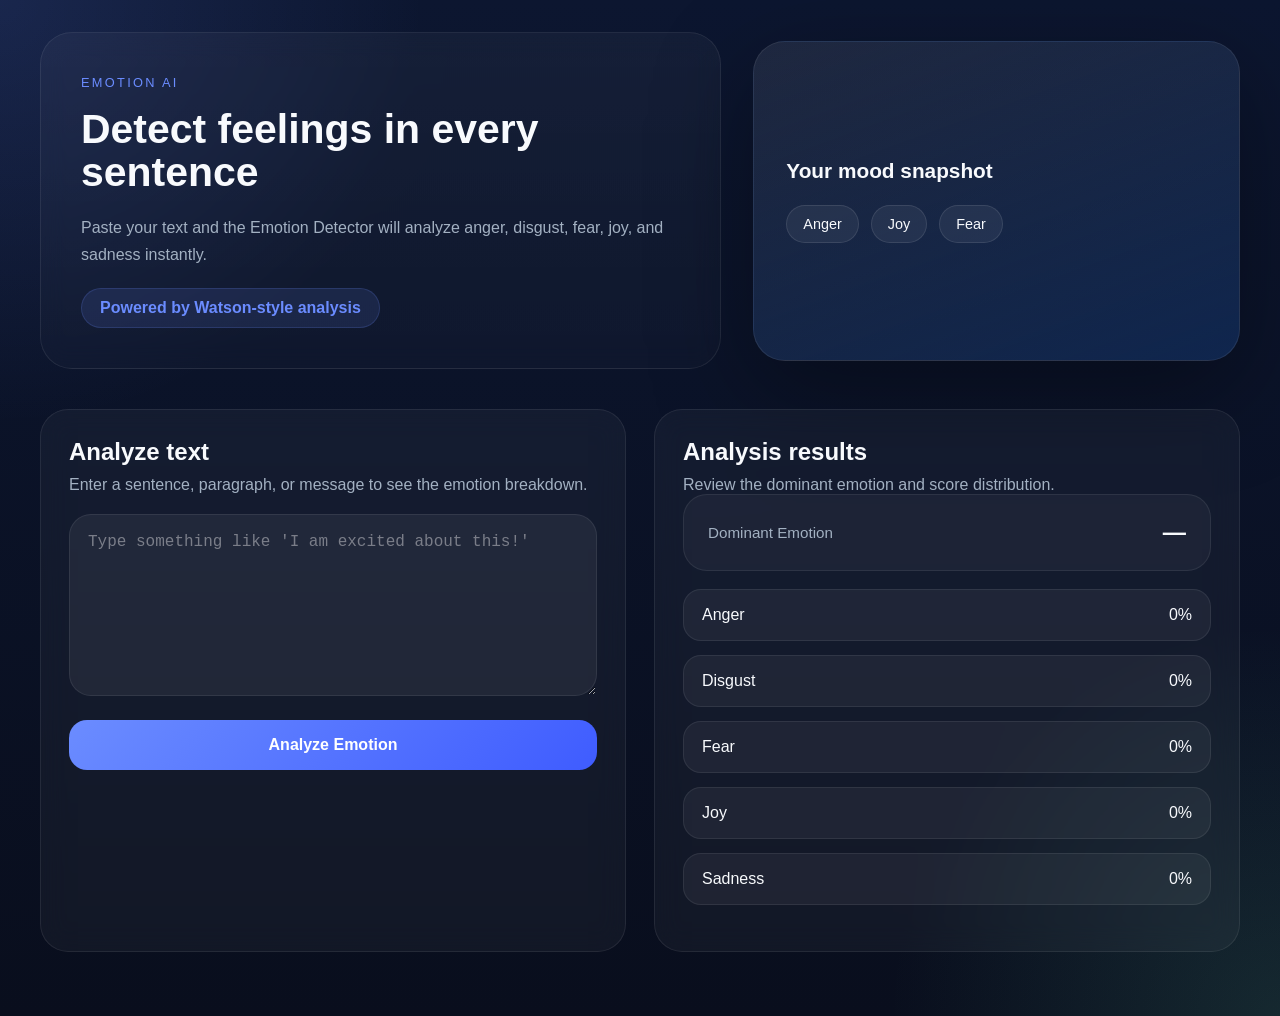
<file: templates/index.html>
<!DOCTYPE html>
<html lang="en">
<head>
    <meta charset="UTF-8">
    <meta name="viewport" content="width=device-width, initial-scale=1.0">
    <title>Emotion Detector</title>
    <link rel="stylesheet" href="/static/css/style.css">
</head>
<body>
    <div class="page-shell">
        <header class="hero">
            <div class="hero-content">
                <span class="eyebrow">Emotion AI</span>
                <h1>Detect feelings in every sentence</h1>
                <p>Paste your text and the Emotion Detector will analyze anger, disgust, fear, joy, and sadness instantly.</p>
                <div class="hero-badge">Powered by Watson-style analysis</div>
            </div>
            <div class="hero-visual">
                <div class="mood-card">
                    <div class="mood-title">Your mood snapshot</div>
                    <div class="mood-pills">
                        <span>Anger</span>
                        <span>Joy</span>
                        <span>Fear</span>
                    </div>
                </div>
            </div>
        </header>

        <main class="content-grid">
            <section class="panel panel--accent">
                <div class="panel-header">
                    <h2>Analyze text</h2>
                    <p>Enter a sentence, paragraph, or message to see the emotion breakdown.</p>
                </div>
                <textarea id="textInput" placeholder="Type something like 'I am excited about this!'" rows="8"></textarea>
                <button id="submitButton">Analyze Emotion</button>
                <div class="feedback" id="errorMessage"></div>
            </section>

            <section class="panel panel--results">
                <div class="panel-header">
                    <h2>Analysis results</h2>
                    <p>Review the dominant emotion and score distribution.</p>
                </div>
                <div class="result-card" id="resultsCard">
                    <div class="result-summary">
                        <span class="result-label">Dominant Emotion</span>
                        <strong id="dominantEmotion">—</strong>
                    </div>
                    <div class="score-list" id="emotionScores">
                        <div class="score-item">
                            <span>Anger</span>
                            <span id="angerScore">0%</span>
                        </div>
                        <div class="score-item">
                            <span>Disgust</span>
                            <span id="disgustScore">0%</span>
                        </div>
                        <div class="score-item">
                            <span>Fear</span>
                            <span id="fearScore">0%</span>
                        </div>
                        <div class="score-item">
                            <span>Joy</span>
                            <span id="joyScore">0%</span>
                        </div>
                        <div class="score-item">
                            <span>Sadness</span>
                            <span id="sadnessScore">0%</span>
                        </div>
                    </div>
                    <div class="score-bars" id="scoreBars"></div>
                </div>
            </section>
        </main>
    </div>

    <script src="/static/js/app.js"></script>
</body>
</html>
</file>
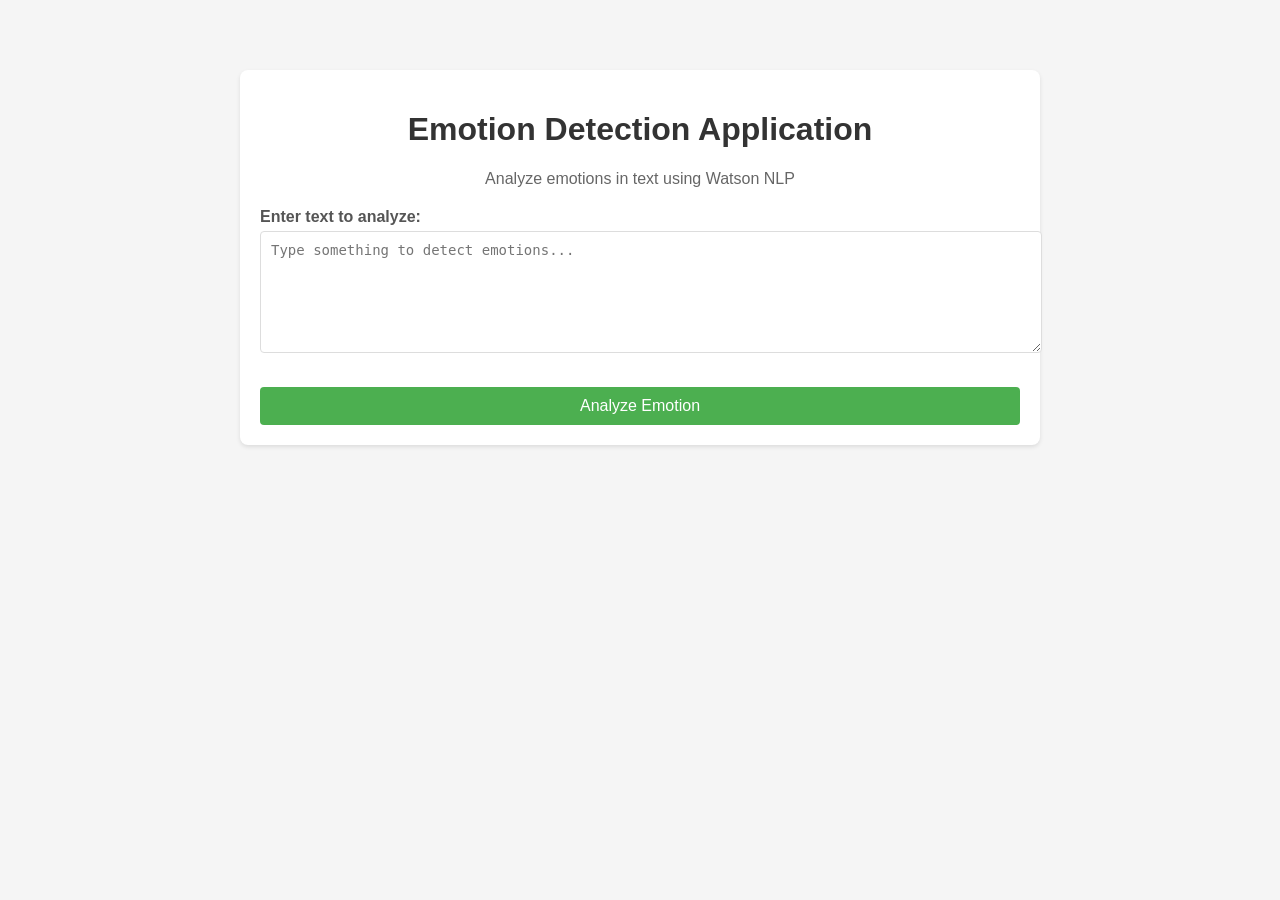
<file: test_interface.html>
<!DOCTYPE html>
<html>
<head>
    <title>Emotion Detection Application</title>
    <style>
        body {
            font-family: Arial, sans-serif;
            max-width: 800px;
            margin: 50px auto;
            padding: 20px;
            background-color: #f5f5f5;
        }
        .container {
            background-color: white;
            padding: 20px;
            border-radius: 8px;
            box-shadow: 0 2px 4px rgba(0,0,0,0.1);
        }
        h1 {
            color: #333;
            text-align: center;
        }
        .input-group {
            margin: 20px 0;
        }
        label {
            display: block;
            margin-bottom: 5px;
            font-weight: bold;
            color: #555;
        }
        textarea {
            width: 100%;
            padding: 10px;
            border: 1px solid #ddd;
            border-radius: 4px;
            font-size: 14px;
            min-height: 100px;
        }
        button {
            background-color: #4CAF50;
            color: white;
            padding: 10px 20px;
            border: none;
            border-radius: 4px;
            cursor: pointer;
            font-size: 16px;
            width: 100%;
            margin-top: 10px;
        }
        button:hover {
            background-color: #45a049;
        }
        .results {
            margin-top: 20px;
            padding: 15px;
            background-color: #f9f9f9;
            border-left: 4px solid #4CAF50;
            display: none;
        }
        .results.show {
            display: block;
        }
        .emotion-score {
            display: flex;
            justify-content: space-between;
            padding: 8px 0;
            border-bottom: 1px solid #eee;
        }
        .emotion-score:last-child {
            border-bottom: none;
        }
        .dominant {
            font-weight: bold;
            color: #4CAF50;
            font-size: 18px;
            margin: 10px 0;
        }
        .error {
            color: #d32f2f;
            padding: 10px;
            background-color: #ffebee;
            border-radius: 4px;
            display: none;
        }
        .error.show {
            display: block;
        }
    </style>
</head>
<body>
    <div class="container">
        <h1>Emotion Detection Application</h1>
        <p style="text-align: center; color: #666;">
            Analyze emotions in text using Watson NLP
        </p>

        <div class="input-group">
            <label for="textInput">Enter text to analyze:</label>
            <textarea id="textInput" placeholder="Type something to detect emotions..."></textarea>
        </div>

        <button onclick="analyzeEmotion()">Analyze Emotion</button>

        <div class="error" id="errorMessage"></div>

        <div class="results" id="results">
            <div class="dominant" id="dominantEmotion"></div>
            <div id="emotionScores"></div>
        </div>
    </div>

    <script>
        function analyzeEmotion() {
            const text = document.getElementById('textInput').value;
            const errorDiv = document.getElementById('errorMessage');
            const resultsDiv = document.getElementById('results');

            // Clear previous results
            errorDiv.classList.remove('show');
            resultsDiv.classList.remove('show');

            if (!text.trim()) {
                errorDiv.textContent = 'Error: Please provide non-empty text';
                errorDiv.classList.add('show');
                return;
            }

            fetch('http://localhost:5000/emotion_detector', {
                method: 'POST',
                headers: {
                    'Content-Type': 'application/json'
                },
                body: JSON.stringify({ text: text })
            })
            .then(response => {
                if (!response.ok) {
                    return response.json().then(data => {
                        throw new Error(data.error || 'Error analyzing emotion');
                    });
                }
                return response.json();
            })
            .then(data => {
                const dominant = document.getElementById('dominantEmotion');
                const scoresDiv = document.getElementById('emotionScores');

                dominant.textContent = `Dominant Emotion: ${data.dominant_emotion.toUpperCase()}`;

                scoresDiv.innerHTML = `
                    <div class="emotion-score">
                        <span>Anger:</span>
                        <span>${(data.anger * 100).toFixed(1)}%</span>
                    </div>
                    <div class="emotion-score">
                        <span>Disgust:</span>
                        <span>${(data.disgust * 100).toFixed(1)}%</span>
                    </div>
                    <div class="emotion-score">
                        <span>Fear:</span>
                        <span>${(data.fear * 100).toFixed(1)}%</span>
                    </div>
                    <div class="emotion-score">
                        <span>Joy:</span>
                        <span>${(data.joy * 100).toFixed(1)}%</span>
                    </div>
                    <div class="emotion-score">
                        <span>Sadness:</span>
                        <span>${(data.sadness * 100).toFixed(1)}%</span>
                    </div>
                `;

                resultsDiv.classList.add('show');
            })
            .catch(error => {
                errorDiv.textContent = `Error: ${error.message}`;
                errorDiv.classList.add('show');
            });
        }

        // Allow Enter key to analyze
        document.getElementById('textInput').addEventListener('keypress', function(e) {
            if (e.key === 'Enter' && e.ctrlKey) {
                analyzeEmotion();
            }
        });
    </script>
</body>
</html>
</file>
<file: static/css/style.css>
:root {
    --bg: #08101f;
    --surface: rgba(10, 25, 45, 0.92);
    --surface-soft: rgba(20, 40, 70, 0.92);
    --text: #f8fafd;
    --muted: #a3b1c2;
    --accent: #6b8cff;
    --accent-strong: #3f5cff;
    --success: #6ee7b7;
    --warn: #fb7185;
    --border: rgba(255, 255, 255, 0.08);
}

* {
    box-sizing: border-box;
}

body {
    margin: 0;
    min-height: 100vh;
    font-family: "Inter", "Segoe UI", sans-serif;
    color: var(--text);
    background: radial-gradient(circle at top left, rgba(107, 140, 255, 0.14), transparent 26%),
                radial-gradient(circle at bottom right, rgba(111, 231, 183, 0.12), transparent 24%),
                linear-gradient(180deg, #0c1630 0%, #090e1d 100%);
}

.page-shell {
    width: min(1200px, calc(100% - 32px));
    margin: 0 auto;
    padding: 32px 0 64px;
}

.hero {
    display: grid;
    grid-template-columns: 1.4fr 1fr;
    gap: 32px;
    align-items: center;
    margin-bottom: 40px;
}

.hero-content {
    padding: 40px;
    border-radius: 32px;
    background: linear-gradient(180deg, rgba(255,255,255,0.04), rgba(255,255,255,0.02));
    border: 1px solid rgba(255,255,255,0.08);
    backdrop-filter: blur(12px);
}

.eyebrow {
    display: inline-block;
    text-transform: uppercase;
    letter-spacing: 0.18em;
    font-size: 0.8rem;
    color: var(--accent);
    margin-bottom: 18px;
}

.hero-content h1 {
    margin: 0;
    font-size: clamp(2.4rem, 3.2vw, 4rem);
    line-height: 1.05;
}

.hero-content p {
    margin: 20px 0;
    max-width: 620px;
    color: var(--muted);
    font-size: 1rem;
    line-height: 1.7;
}

.hero-badge {
    display: inline-flex;
    align-items: center;
    padding: 10px 18px;
    border-radius: 999px;
    background: rgba(107, 140, 255, 0.12);
    border: 1px solid rgba(107, 140, 255, 0.18);
    color: var(--accent);
    font-weight: 600;
}

.hero-visual {
    position: relative;
    min-height: 320px;
}

.mood-card {
    position: absolute;
    inset: 0;
    border-radius: 32px;
    background: linear-gradient(160deg, rgba(255,255,255,0.08), rgba(16, 40, 82, 0.9));
    box-shadow: 0 30px 100px rgba(0, 0, 0, 0.35);
    padding: 32px;
    display: flex;
    flex-direction: column;
    justify-content: center;
    gap: 22px;
    border: 1px solid rgba(255,255,255,0.08);
}

.mood-title {
    font-size: 1.3rem;
    font-weight: 700;
}

.mood-pills {
    display: flex;
    flex-wrap: wrap;
    gap: 12px;
}

.mood-pills span {
    padding: 10px 16px;
    border-radius: 999px;
    font-size: 0.9rem;
    background: rgba(255,255,255,0.06);
    border: 1px solid rgba(255,255,255,0.1);
}

.content-grid {
    display: grid;
    grid-template-columns: 1fr 1fr;
    gap: 28px;
}

.panel {
    background: rgba(255,255,255,0.04);
    border: 1px solid rgba(255,255,255,0.08);
    border-radius: 28px;
    padding: 28px;
    backdrop-filter: blur(14px);
}

.panel-header h2 {
    margin: 0;
    font-size: 1.5rem;
}

.panel-header p {
    margin: 10px 0 0;
    color: var(--muted);
}

textarea {
    width: 100%;
    border-radius: 22px;
    border: 1px solid rgba(255,255,255,0.08);
    background: rgba(255,255,255,0.06);
    color: var(--text);
    padding: 18px;
    font-size: 1rem;
    resize: vertical;
    min-height: 180px;
    margin-top: 20px;
}

textarea::placeholder {
    color: rgba(255,255,255,0.4);
}

button {
    width: 100%;
    margin-top: 20px;
    border: none;
    border-radius: 18px;
    padding: 16px 24px;
    cursor: pointer;
    font-size: 1rem;
    font-weight: 700;
    color: white;
    background: linear-gradient(135deg, var(--accent), var(--accent-strong));
    transition: transform 0.2s ease, box-shadow 0.2s ease;
}

button:hover {
    transform: translateY(-1px);
    box-shadow: 0 18px 40px rgba(107, 140, 255, 0.28);
}

.feedback {
    margin-top: 18px;
    padding: 16px 18px;
    border-radius: 18px;
    background: rgba(251, 113, 133, 0.12);
    color: #ffe6ec;
    border: 1px solid rgba(251, 113, 133, 0.2);
    display: none;
}

.feedback.show {
    display: block;
}

.result-card {
    display: grid;
    gap: 18px;
}

.result-summary {
    display: flex;
    justify-content: space-between;
    align-items: center;
    padding: 24px;
    border-radius: 24px;
    background: rgba(255,255,255,0.04);
    border: 1px solid rgba(255,255,255,0.08);
}

.result-label {
    color: var(--muted);
    font-size: 0.95rem;
}

.result-summary strong {
    font-size: 1.45rem;
}

.score-list {
    display: grid;
    gap: 14px;
}

.score-item {
    display: flex;
    justify-content: space-between;
    align-items: center;
    padding: 16px 18px;
    border-radius: 18px;
    background: rgba(255,255,255,0.05);
    border: 1px solid rgba(255,255,255,0.08);
}

.score-bars {
    display: grid;
    gap: 14px;
}

.bar-row {
    display: grid;
    grid-template-columns: minmax(120px, 1fr) 1fr;
    gap: 14px;
    align-items: center;
}

.bar-row span:first-child {
    color: var(--muted);
}

.bar {
    height: 12px;
    border-radius: 999px;
    background: rgba(255,255,255,0.08);
    overflow: hidden;
}

.bar-fill {
    height: 100%;
    border-radius: inherit;
    background: linear-gradient(90deg, rgba(107,140,255,0.9), rgba(111,231,183,0.9));
}

@media (max-width: 900px) {
    .hero {
        grid-template-columns: 1fr;
    }

    .content-grid {
        grid-template-columns: 1fr;
    }
}
</file>
